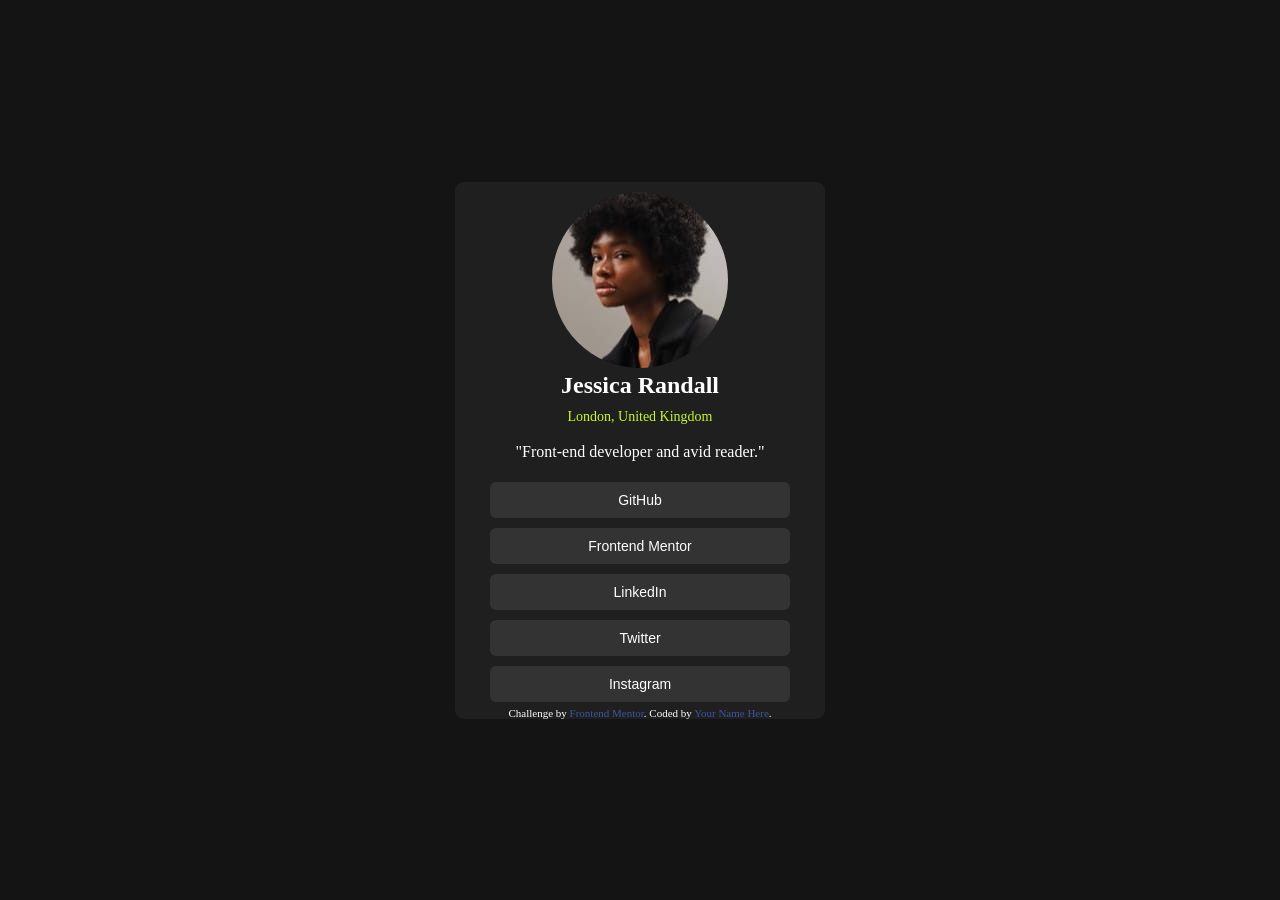
<file: Learning_JS_Projects/DAY 2/index.html>
<!DOCTYPE html>
<html lang="en">
<head>
  <meta charset="UTF-8">
  <meta name="viewport" content="width=device-width, initial-scale=1.0"> <!-- displays site properly based on user's device -->
<link rel="icon" type="image/png" sizes="32x32" href="./assets/images/favicon-32x32.png">
 <link rel="stylesheet" href="my style.css">
 <title>Frontend Mentor | Social links profile</title>

  <!-- Feel free  to remove these styles or customise in your own stylesheet 👍 -->
  <style>
    .attribution { font-size: 0.6875rem; text-align: center; }
    .attribution a { color: hsl(228, 45%, 44%); }
  </style>
</head>
<body>
<section class="main-container">
  <div class="main">
    <img src="assets/images/avatar-jessica.jpeg" alt="jessica">
  </div>
  <h1>Jessica Randall</h1>
  <p id="country">London, United Kingdom</p>
  <br>
  <p>"Front-end developer and avid reader."</p>
  <nav>
    <button class="end">GitHub</button>
    <button class="end">Frontend Mentor</button>
    <button class="end">LinkedIn</button>
    <button class="end">Twitter</button>
    <button class="end">Instagram</button>
  </nav>
  <footer>
    <p class="attribution">
      Challenge by <a href="https://www.frontendmentor.io?ref=challenge" target="_blank">Frontend Mentor</a>. 
      Coded by <a href="#">Your Name Here</a>.
    </p>
  </footer>
</section>
</body>
</html>
</file>
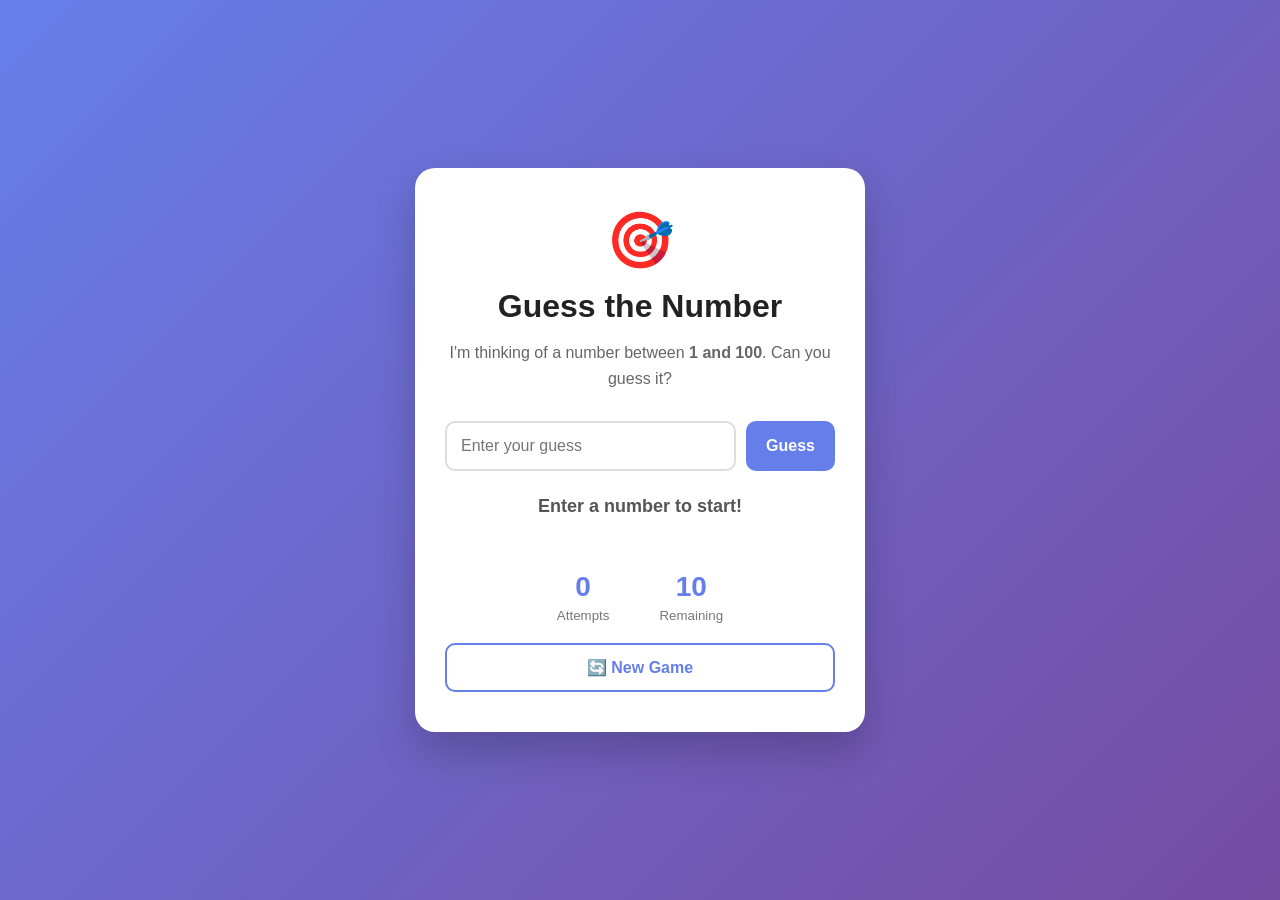
<file: Learning_JS_Projects/Day 6/index.html>
<!DOCTYPE html>
<html lang="en">
<head>
    <meta charset="UTF-8">
    <meta name="viewport" content="width=device-width, initial-scale=1.0">

    <title>Number Guessing Game</title>
    <link rel="stylesheet" href="style.css">
</head>
<body>
    <div class="game-container">

        <div class="game-card">

            <div class="icon">🎯</div>
            <h1>Guess the Number</h1>

            <p class="description">
                I'm thinking of a number between <strong>1 and 100</strong>.
                Can you guess it?
            </p>
            <div class="input-section">

                <input
                    type="number"
                    id="guessInput"
                    placeholder="Enter your guess"
                    min="1"
                    max="100"
                >

                <button id="guessButton">
                    Guess
                </button>

            </div>
            <p id="message">
                Enter a number to start!    
            </p>

            <div class="stats">

                <div class="stat">
                    <span id="attempts">0</span>
                    <small>Attempts</small>
                </div>

                <div class="stat">
                    <span id="remaining">10</span>
                    <small>Remaining</small>
                </div>

            </div>
             <button id="restartButton" class="restart">
                🔄 New Game
            </button>

        </div>

    </div>
</body>
</file>
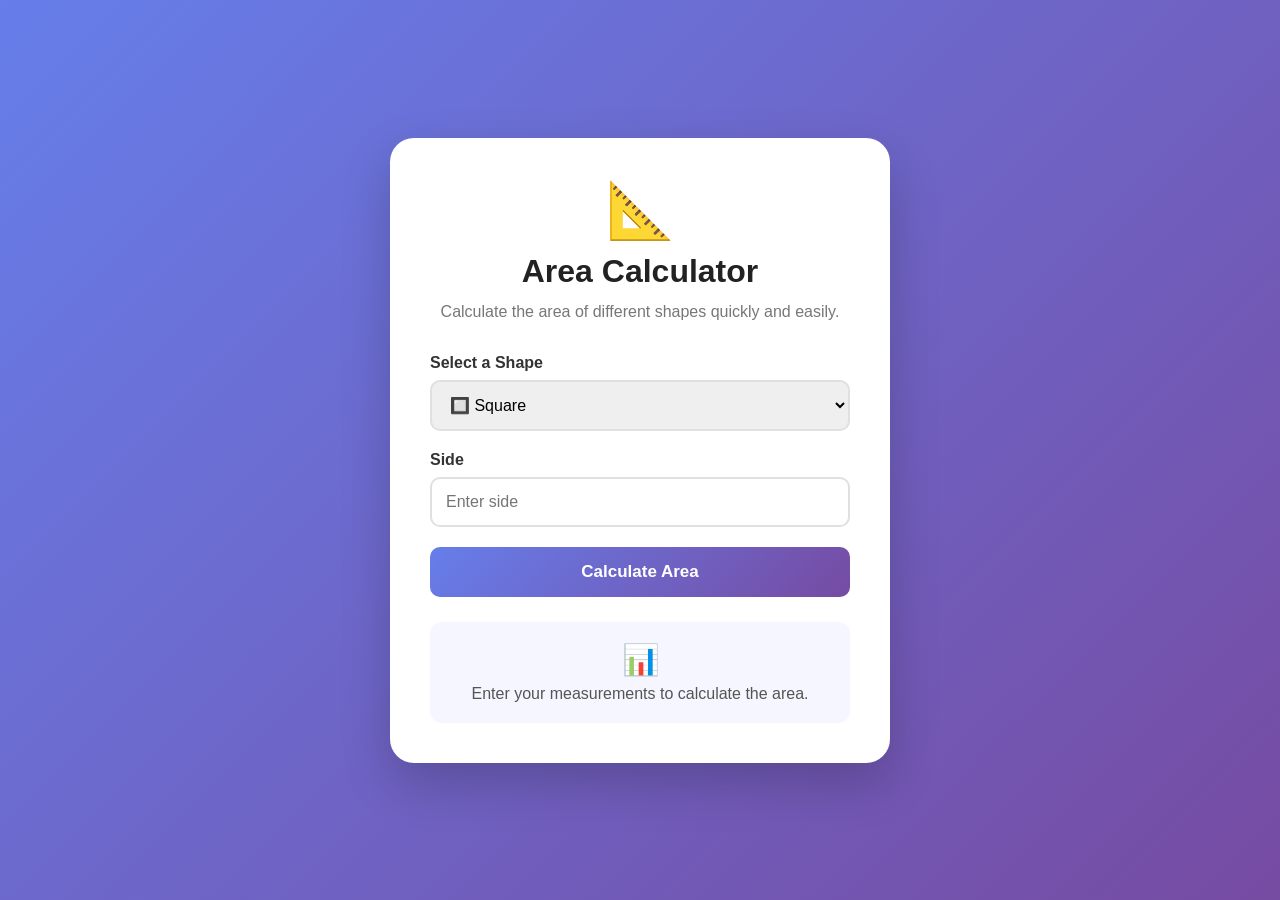
<file: Learning_JS_Projects/Day 7/index.html>
<!DOCTYPE html>
<html lang="en">

<head>
    <meta charset="UTF-8">

    <meta name="viewport"
          content="width=device-width, initial-scale=1.0">

    <title>Area Calculator</title>

    <link rel="stylesheet" href="style.css">
</head>

<body>

    <div class="container">

        <div class="calculator">

            <div class="header">

                <div class="icon">📐</div>

                <h1>Area Calculator</h1>

                <p>
                    Calculate the area of different shapes
                    quickly and easily.
                </p>

            </div>


            <div class="form-group">

                <label for="shape">
                    Select a Shape
                </label>

                <select id="shape">

                    <option value="square">
                        🔲 Square
                    </option>

                    <option value="rectangle">
                        ▭ Rectangle
                    </option>

                    <option value="triangle">
                        🔺 Triangle
                    </option>

                    <option value="circle">
                        ⚪ Circle
                    </option>

                </select>

            </div>


            <div id="inputs">

                <div class="form-group">

                    <label for="value1">
                        Side
                    </label>

                    <input
                        type="number"
                        id="value1"
                        placeholder="Enter side"
                        min="0"
                    >

                </div>

            </div>


            <button id="calculateButton">
                Calculate Area
            </button>


            <div id="result" class="result">

                <span>📊</span>

                <p>
                    Enter your measurements
                    to calculate the area.
                </p>

            </div>

        </div>

    </div>


    <script src="script.js"></script>

</body>

</html>
</file>
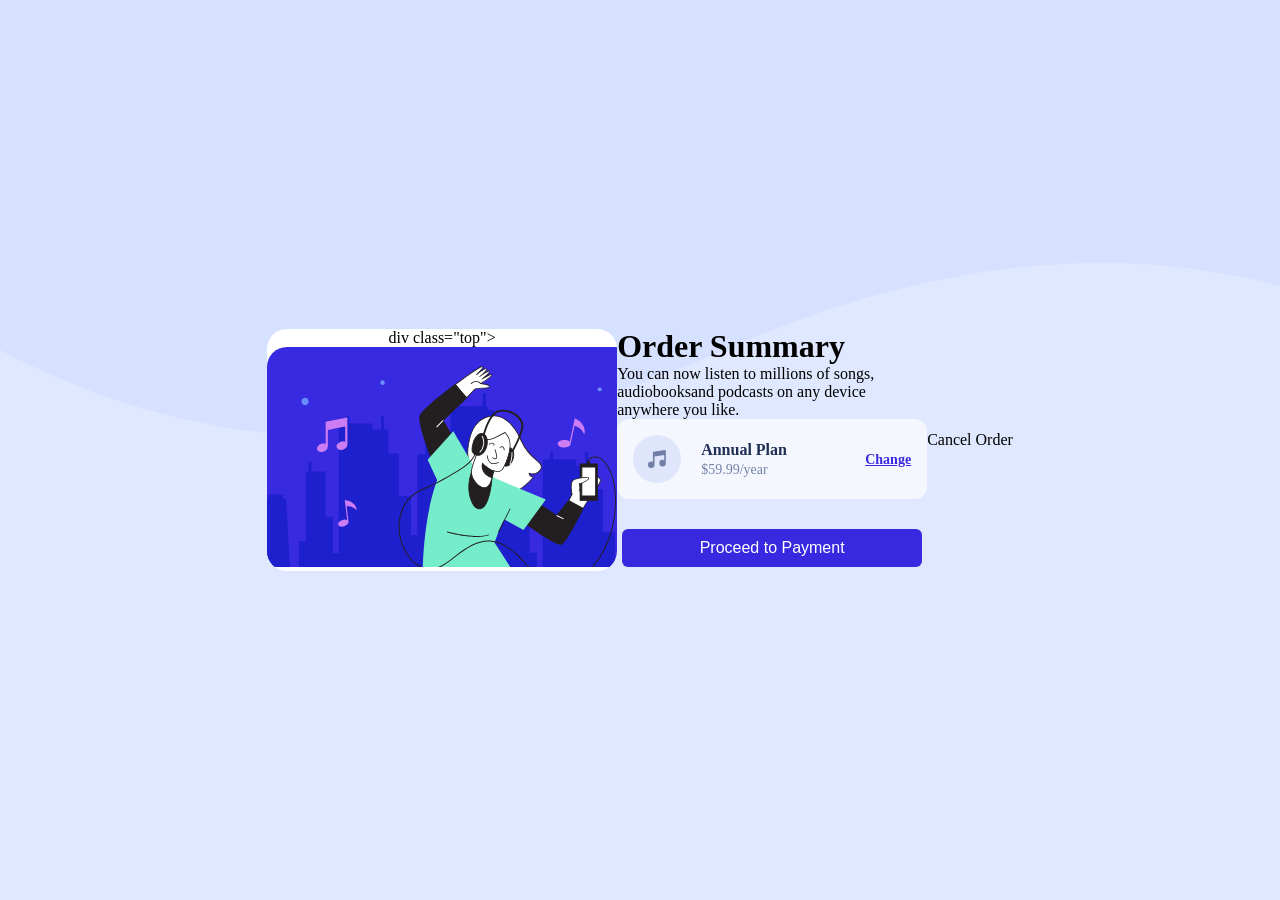
<file: Learning_JS_Projects/DAY3/index.html>
<!DOCTYPE html>
<html lang="en">
    <head>
        <meta charset="UTF-8">
        <meta name="viewport" content="width=device-width,initial-scale=1.0">
        <link rel="shortcut icon" href="favicon-32x32.png">
        <link rel="stylesheet" href="style.css">
        <title>MINI PROJECT</title>
        <script>
            function hello(){
                alert('Hello World!');
            }
            const table = [
                {id:0, name:"Precious"},
                {id : 1, name: "Ange"},
            ];
            console.table(table);
        </script>
        </head>
    <body>
        <div class="main-container">
            div class="top">
                <img src="illustration-hero.svg" alt="hero image" style="border-radius: 20px 20px 0 0;">
            </div>
            <div class="bottom">
                <h1>Order Summary</h1>
                <p>You can now listen to millions of songs,<br>audiobooksand podcasts on any device<br>anywhere you like.</p>
                <div class="Plan">
                    <div class="icon">
                        <img src="icon-music.svg" alt="Music icon">
                    </div>
                    <div class="Description">
                        <h2>Annual Plan</h2>
                        <p>$59.99/year</p>
                    </div>
                    <div class="Change">
                        <a href="#">Change</a>
                    </div>
                </div>
                <button onclick="hello()">Proceed to Payment</button>
            </div>
            <div class="buttons">
                <p id="last">Cancel Order</p>
            </div>
        </div>
    </body>
</html>
</file>
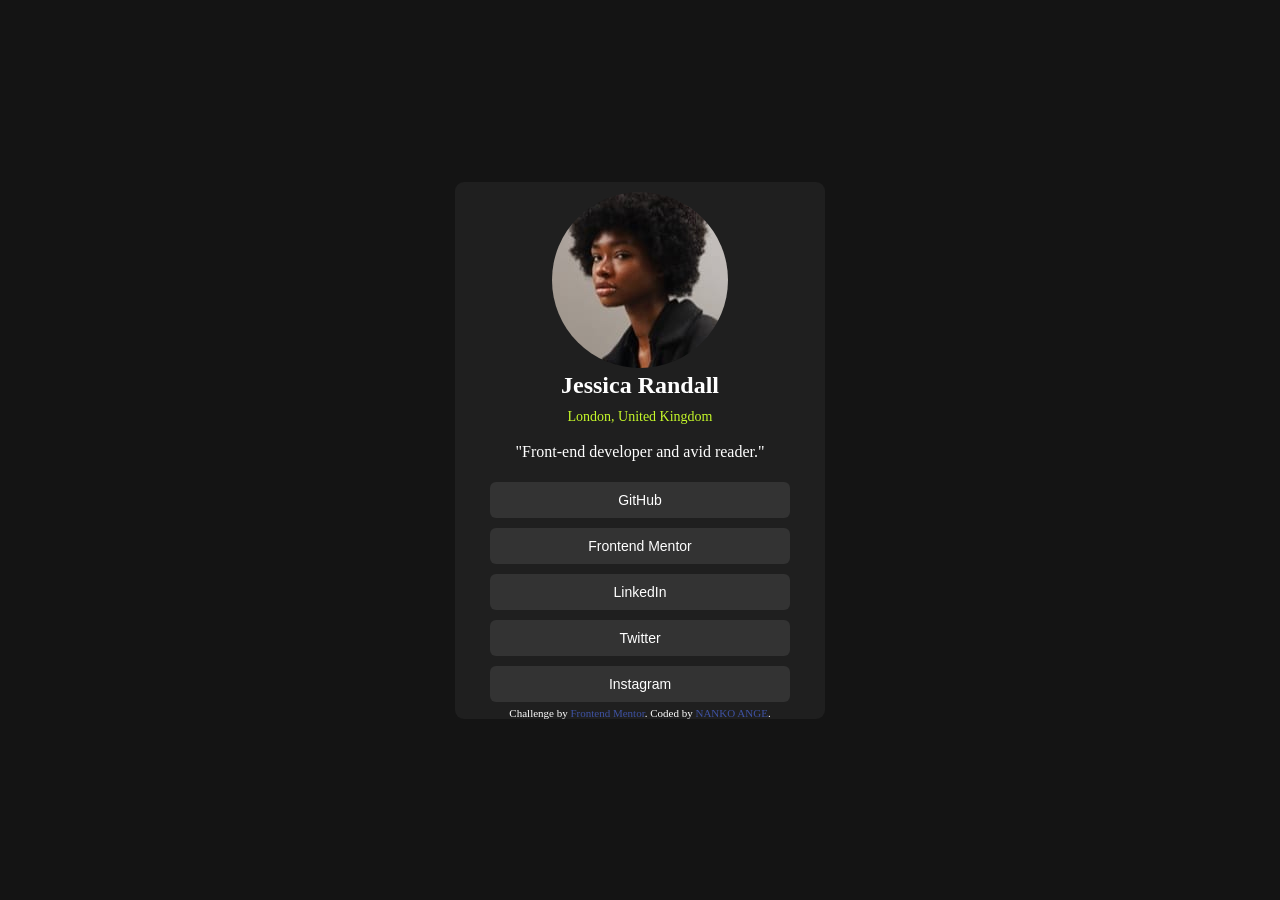
<file: Learning_JS_TCHAZOUA-NANKO-ANGE/DAY 2/index.html>
<!DOCTYPE html>
<html lang="en">
<head>
  <meta charset="UTF-8">
  <meta name="viewport" content="width=device-width, initial-scale=1.0"> <!-- displays site properly based on user's device -->

  <link rel="icon" type="image/png" sizes="32x32" href="./assets/images/favicon-32x32.png">
  <link rel="stylesheet" href="my style.css">
  
  <title>Frontend Mentor | Social links profile</title>

  <!-- Feel free  to remove these styles or customise in your own stylesheet 👍 -->
  <style>
    .attribution { font-size: 0.6875rem; text-align: center; }
    .attribution a { color: hsl(228, 45%, 44%); }
  </style>
</head>
<body>
<section class="main-container">
  <div class="main">
    <img src="assets/images/avatar-jessica.jpeg" alt="jessica">
  </div>
  <h1>Jessica Randall</h1>
  <p id="country">London, United Kingdom</p>
  <br>
  <p>"Front-end developer and avid reader."</p>
  <nav>
    <button class="end">GitHub</button>
    <button class="end">Frontend Mentor</button>
    <button class="end">LinkedIn</button>
    <button class="end">Twitter</button>
    <button class="end">Instagram</button>
   
    <footer class="attribution">
    Challenge by <a href="https://www.frontendmentor.io?ref=challenge">Frontend Mentor</a>. 
    Coded by <a href="#">NANKO ANGE</a>.
  </footer>
  </nav>
</section>
</body>
</html>
</file>
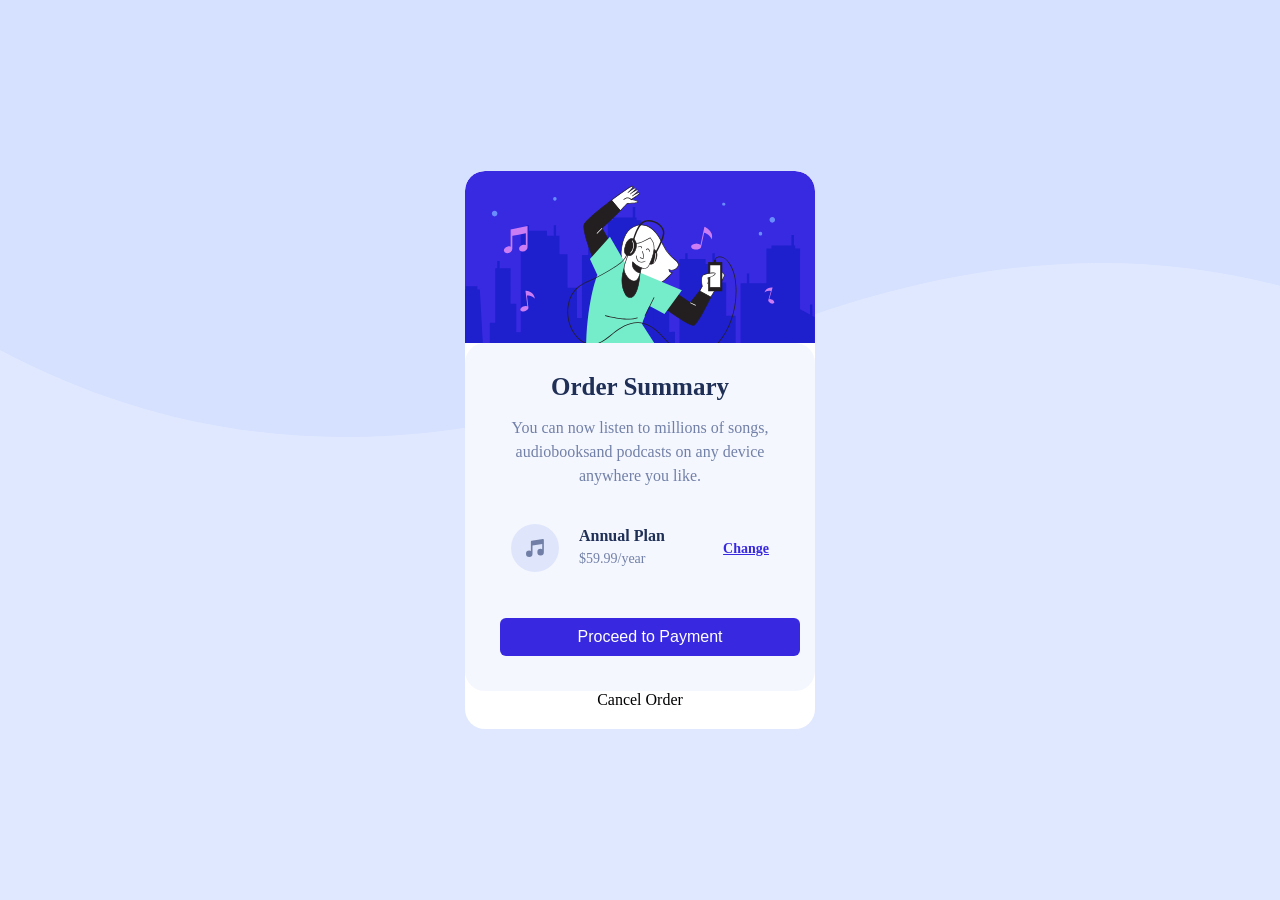
<file: Learning_JS_TCHAZOUA-NANKO-ANGE/DAY3/index.html>
<!DOCTYPE html>
<html lang="en">
    <head>
        <meta charset="UTF-8">
        <meta name="viewport" content="width=device-width,initial-scale=1.0">
        <link rel="shortcut icon" href="favicon-32x32.png">
        <link rel="stylesheet" href="style.css">
        <title>MINI PROJECT</title>
        <script>
            function hello(){
                alert('Hello World!');
            }
            const table = [
                {id:0, name:"Precious"},
                {id : 1, name: "Ange"},
            ];
            console.table(table);
        </script>
    </head>
    <body>
        <div class="main-container">
            <div class="top">
                <img src="illustration-hero.svg" alt="hero image" style="border-radius: 20px 20px 0 0;">
            </div>
            <div class="buttom">
                <h1>Order Summary</h1>
                <p>You can now listen to millions of songs,<br>audiobooksand podcasts on any device<br>anywhere you like.</p>
<div class="Plan">
    <div class="icon">
        <img src="icon-music.svg" alt="Music icon">
    </div>
    <div class="Description">
        <h2>Annual Plan</h2>
        <p>$59.99/year</p>
    </div>
    <div class="Change">
        <a href="#">Change</a>
    </div>
</div>
<button onclick="hello()">Proceed to Payment</button>
                </div>
                <div class="buttons">
                    
                <p id="last">Cancel Order</p>
            </div>

        </div>
    </body>
</html>
</file>
<file: Learning_JS_Projects/DAY 2/my style.css>
*{
    margin: 0;
    padding: 0;
    box-sizing: border-box;
    font-family: [Inter](https://fonts.google.com/specimen/Inter);
}

body{
background-color: hsl(0, 0%, 8%);
font-family: Inter;
min-height: 100vh;
display: flex;
justify-content: center;
align-items: center; 
padding: 30px 15px;
}

.main-container{
    width: 100%;
    max-width: 370px; /*prevents it from becoming too wide */
    padding-top: 10px;
    background-color:hsl(0, 0%, 12%);
    border-radius: 9px;
    text-align:center; 
    margin-bottom: 100p;
    height: ;
}
h1,p{
    color: hsl(0, 0%, 100%);
}

#country{
    color: hsl(75, 94%, 57%);
    font-size: 14px;
    margin-top: 10px;
}

img{
    border-radius: 100%;
}

nav{
margin-top: 16px;
}

.end{
    margin: 5px;
    width: 300px;
    padding: 10px;
    background-color: hsl(0, 0%, 20%);
    color: hsl(0, 0%, 100%);
    border: none;
    border-radius: 6px;
    font-size: 14px;
    font-weight:400, 600, 700 ;
    cursor: pointer;
    transition: 0.3s;
}

.end:hover{
    background-color: hsl(75, 94%, 57%);
    color: hsl(0, 0%, 8%);
}

.attribution{
    color: hsl(0, 0%, 100%);
}
a{
  text-decoration: none;
}

@media (max-width: 480px){
    .main-container{
        max-width: 90%;
        padding: 25px 20px;
    }

    h1{
        font-size: 25px;
    }

    p{
        font-size: 14px;
    }

    .end{
        padding: 13px;
    }
}
</file>
<file: Learning_JS_Projects/Day 6/style.css>
* {
    margin: 0;
    padding: 0;
    box-sizing: border-box;
}

body {
    font-family: Arial, sans-serif;
    min-height: 100vh;

    display: flex;
    justify-content: center;
    align-items: center;

    background: linear-gradient(
        135deg,
        #667eea,
        #764ba2
    );
}

.game-container {
    width: 100%;
    padding: 20px;
}

.game-card {
    max-width: 450px;
    margin: auto;

    background: white;

    padding: 40px 30px;

    border-radius: 20px;

    text-align: center;

    box-shadow:
        0 20px 40px rgba(0, 0, 0, 0.2);
}

.icon {
    font-size: 55px;
    margin-bottom: 15px;
}

h1 {
    color: #222;
    font-size: 32px;
    margin-bottom: 15px;
}

.description {
    color: #666;
    line-height: 1.6;
    margin-bottom: 30px;
}

.input-section {
    display: flex;
    gap: 10px;
}

input {
    flex: 1;

    padding: 14px;

    border: 2px solid #ddd;
    border-radius: 10px;

    font-size: 16px;

    outline: none;
}

input:focus {
    border-color: #667eea;
}

#guessButton {
    padding: 14px 20px;

    border: none;
    border-radius: 10px;

    background: #667eea;
    color: white;

    font-size: 16px;
    font-weight: bold;

    cursor: pointer;

    transition: 0.3s;
}

#guessButton:hover {
    background: #5568d8;
    transform: translateY(-2px);
}

#message {
    min-height: 50px;

    margin: 25px 0;

    font-size: 18px;
    font-weight: bold;

    color: #555;
}

.stats {
    display: flex;
    justify-content: center;
    gap: 50px;

    margin: 20px 0;
}

.stat {
    display: flex;
    flex-direction: column;
}

.stat span {
    font-size: 28px;
    font-weight: bold;
    color: #667eea;
}

.stat small {
    color: #777;
    margin-top: 5px;
}

.restart {
    width: 100%;

    padding: 13px;

    border: 2px solid #667eea;
    border-radius: 10px;

    background: transparent;
    color: #667eea;

    font-size: 16px;
    font-weight: bold;

    cursor: pointer;

    transition: 0.3s;
}

.restart:hover {
    background: #667eea;
    color: white;
}

.success {
    color: #22a06b !important;
}

.error {
    color: #e74c3c !important;
}

.warning {
    color: #f39c12 !important;
}

@media (max-width: 500px) {

    .game-card {
        padding: 30px 20px;
    }

    h1 {
        font-size: 26px;
    }

    .input-section {
        flex-direction: column;
    }

    #guessButton {
        width: 100%;
    }

    .stats {
        gap: 35px;
    }
}
</file>
<file: Learning_JS_Projects/Day 7/style.css>
* {
    margin: 0;
    padding: 0;
    box-sizing: border-box;
}


body {

    font-family: Arial, sans-serif;

    min-height: 100vh;

    display: flex;

    justify-content: center;

    align-items: center;

    padding: 20px;

    background:
        linear-gradient(
            135deg,
            #667eea,
            #764ba2
        );
}


.container {

    width: 100%;

    max-width: 500px;

}


.calculator {

    background: white;

    padding: 40px;

    border-radius: 24px;

    box-shadow:
        0 20px 50px
        rgba(0, 0, 0, 0.2);
}


.header {

    text-align: center;

    margin-bottom: 30px;
}


.icon {

    font-size: 55px;

    margin-bottom: 10px;
}


.header h1 {

    font-size: 32px;

    color: #222;

    margin-bottom: 10px;
}


.header p {

    color: #777;

    line-height: 1.5;
}


.form-group {

    margin-bottom: 20px;
}


label {

    display: block;

    margin-bottom: 8px;

    font-weight: bold;

    color: #333;
}


input,
select {

    width: 100%;

    padding: 14px;

    border: 2px solid #e0e0e0;

    border-radius: 10px;

    font-size: 16px;

    outline: none;

    transition: 0.3s;
}


input:focus,
select:focus {

    border-color: #667eea;

    box-shadow:
        0 0 0 3px
        rgba(102, 126, 234, 0.1);
}


#calculateButton {

    width: 100%;

    padding: 15px;

    border: none;

    border-radius: 10px;

    background:
        linear-gradient(
            135deg,
            #667eea,
            #764ba2
        );

    color: white;

    font-size: 17px;

    font-weight: bold;

    cursor: pointer;

    transition: 0.3s;
}


#calculateButton:hover {

    transform: translateY(-2px);

    box-shadow:
        0 8px 20px
        rgba(102, 126, 234, 0.3);
}


.result {

    margin-top: 25px;

    padding: 20px;

    border-radius: 12px;

    background: #f5f6ff;

    text-align: center;

    color: #555;
}


.result span {

    display: block;

    font-size: 30px;

    margin-bottom: 8px;
}


.result strong {

    display: block;

    font-size: 28px;

    color: #667eea;

    margin-top: 8px;
}


.error {

    color: #e74c3c;
}


@media (max-width: 500px) {

    .calculator {

        padding: 25px 20px;

    }

    .header h1 {

        font-size: 27px;

    }

}
</file>
<file: Learning_JS_Projects/DAY3/style.css>
*{
    margin: 0;
    padding: 0;
    box-sizing:border-box;
}
body{
background-image: url("pattern-background-desktop.svg");
background-repeat: no-repeat;
background-color: hsl(225, 100%, 94%);
font-family: "RED HAT DISPLAY";
min-height: 100vh;
display: flex;
justify-content: center;
align-items: center; 
}
.main-container{
    width: 350px;
    background-color:white;
    border-radius: 20px;
    overflow: hidden;
    text-align:center;
}
.top img{ 
    width: 100%; 
    display:block;
}
.buttom {
    background-color:hsl(225, 100%, 98%) ;
    padding: 30px;
    border-radius: 20px;
}
.buttom h1{
    color: hsl(223, 47%, 23%);
    font-size: 25px;
    margin-bottom: 15px;
}
.buttom p{
    color:hsl(224, 23%, 55%);
    line-height: 1.5;
    margin-bottom: 20px;
}
/* The main row container */
.Plan {
    display: flex;
    flex-direction: row;          /* Puts icon, description, and change link in a row */
    justify-content: space-between;/* Pushes Icon/Text to the left and "Change" link to the far right */
    align-items: center;          /* Centers all three items vertically */
    background-color: hsl(225, 100%, 98%);/* Very light blue background */
    padding: 16px;                /* Inner spacing so items don't touch the borders */
    border-radius: 12px;
    margin-bottom: 25px;
}
/* The music icon wrapper */
.icon img {
    width: 48px;
    height: 48px;
    display: block;
}/* The middle text block */
.Description {
    margin-left: 20px;            /* Pushes the text away from the music icon */
    text-align: left;
    flex: 1;                      /* Grabs remaining space to push "Change" to the right */
}

/* Heading inside description */
.Description h2 {
    font-size: 16px;
    font-weight: 800;
    color: hsl(223, 47%, 23%);
    margin: 0;                    /* Clears default browser margins */
}

/* Price inside description */
.Description p {
    font-size: 14px;
    color: hsl(224, 23%, 55%);
    margin: 3px 0 0 0;            /* Small gap below the heading */
}
/* The Change Link */
.Change a {
    color: hsl(245, 75%, 52%);
    font-weight: 700;
    font-size: 14px;
    text-decoration: underline;
}

.Change a:hover {
    text-decoration: none;
    color: hsl(245, 83%, 68%);    /* Slight color shift on hover */
}
button{  
    margin: 5px;
    width: 300px;
    padding: 10px;
    background-color: hsl(245, 75%, 52%);
    color:white;
    border:none;
    border-radius: 6px;
    font-size: 16px;
    cursor: pointer;
}
#last{
    margin-bottom: 20px;
}
</file>
<file: Learning_JS_TCHAZOUA-NANKO-ANGE/DAY 2/my style.css>
*{
    margin: 0;
    padding: 0;
    box-sizing: border-box;
    font-family: [Inter](https://fonts.google.com/specimen/Inter);
}

body{
background-color: hsl(0, 0%, 8%);
font-family: Inter;
min-height: 100vh;
display: flex;
justify-content: center;
align-items: center; 
padding: 30px 15px;
}

.main-container{
    width: 100%;
    max-width: 370px; /*prevents it from becoming too wide */
    padding-top: 10px;
    background-color:hsl(0, 0%, 12%);
    border-radius: 9px;
    text-align:center; 
    margin-bottom: 100p;
    height: ;
}
h1,p{
    color: hsl(0, 0%, 100%);
}

#country{
    color: hsl(75, 94%, 57%);
    font-size: 14px;
    margin-top: 10px;
}

img{
    border-radius: 100%;
}

nav{
margin-top: 16px;
}

.end{
    margin: 5px;
    width: 300px;
    padding: 10px;
    background-color: hsl(0, 0%, 20%);
    color: hsl(0, 0%, 100%);
    border: none;
    border-radius: 6px;
    font-size: 14px;
    font-weight:400, 600, 700 ;
    cursor: pointer;
    transition: 0.3s;
}

.end:hover{
    background-color: hsl(75, 94%, 57%);
    color: hsl(0, 0%, 8%);
}

.attribution{
    color: hsl(0, 0%, 100%);
}
a{
  text-decoration: none;
}

@media (max-width: 480px){
    .main-container{
        max-width: 90%;
        padding: 25px 20px;
    }

    h1{
        font-size: 25px;
    }

    p{
        font-size: 14px;
    }

    .end{
        padding: 13px;
    }
}
</file>
<file: Learning_JS_TCHAZOUA-NANKO-ANGE/DAY3/style.css>
*{
    margin: 0;
    padding: 0;
    box-sizing:border-box;
}
body{
background-image: url("pattern-background-desktop.svg");
background-repeat: no-repeat;
background-color: hsl(225, 100%, 94%);
font-family: "RED HAT DISPLAY";
min-height: 100vh;
display: flex;
justify-content: center;
align-items: center; 
}
.main-container{
    width: 350px;
    background-color:white;
    border-radius: 20px;
    overflow: hidden;
    text-align:center;
}
.top img{ 
    width: 100%; 
    display:block;
}
.buttom {
    background-color:hsl(225, 100%, 98%) ;
    padding: 30px;
    border-radius: 20px;
}
.buttom h1{
    color: hsl(223, 47%, 23%);
    font-size: 25px;
    margin-bottom: 15px;
}
.buttom p{
    color:hsl(224, 23%, 55%);
    line-height: 1.5;
    margin-bottom: 20px;
}
/* The main row container */
.Plan {
    display: flex;
    flex-direction: row;          /* Puts icon, description, and change link in a row */
    justify-content: space-between;/* Pushes Icon/Text to the left and "Change" link to the far right */
    align-items: center;          /* Centers all three items vertically */
    background-color: hsl(225, 100%, 98%);/* Very light blue background */
    padding: 16px;                /* Inner spacing so items don't touch the borders */
    border-radius: 12px;
    margin-bottom: 25px;
}

/* The music icon wrapper */
.icon img {
    width: 48px;
    height: 48px;
    display: block;
}

/* The middle text block */
.Description {
    margin-left: 20px;            /* Pushes the text away from the music icon */
    text-align: left;
    flex: 1;                      /* Grabs remaining space to push "Change" to the right */
}

/* Heading inside description */
.Description h2 {
    font-size: 16px;
    font-weight: 800;
    color: hsl(223, 47%, 23%);
    margin: 0;                    /* Clears default browser margins */
}

/* Price inside description */
.Description p {
    font-size: 14px;
    color: hsl(224, 23%, 55%);
    margin: 3px 0 0 0;            /* Small gap below the heading */
}

/* The Change Link */
.Change a {
    color: hsl(245, 75%, 52%);
    font-weight: 700;
    font-size: 14px;
    text-decoration: underline;
}

.Change a:hover {
    text-decoration: none;
    color: hsl(245, 83%, 68%);    /* Slight color shift on hover */
}
button{  
    margin: 5px;
    width: 300px;
    padding: 10px;
    background-color: hsl(245, 75%, 52%);
    color:white;
    border:none;
    border-radius: 6px;
    font-size: 16px;
    cursor: pointer;
}
#last{
    margin-bottom: 20px;
}
</file>
